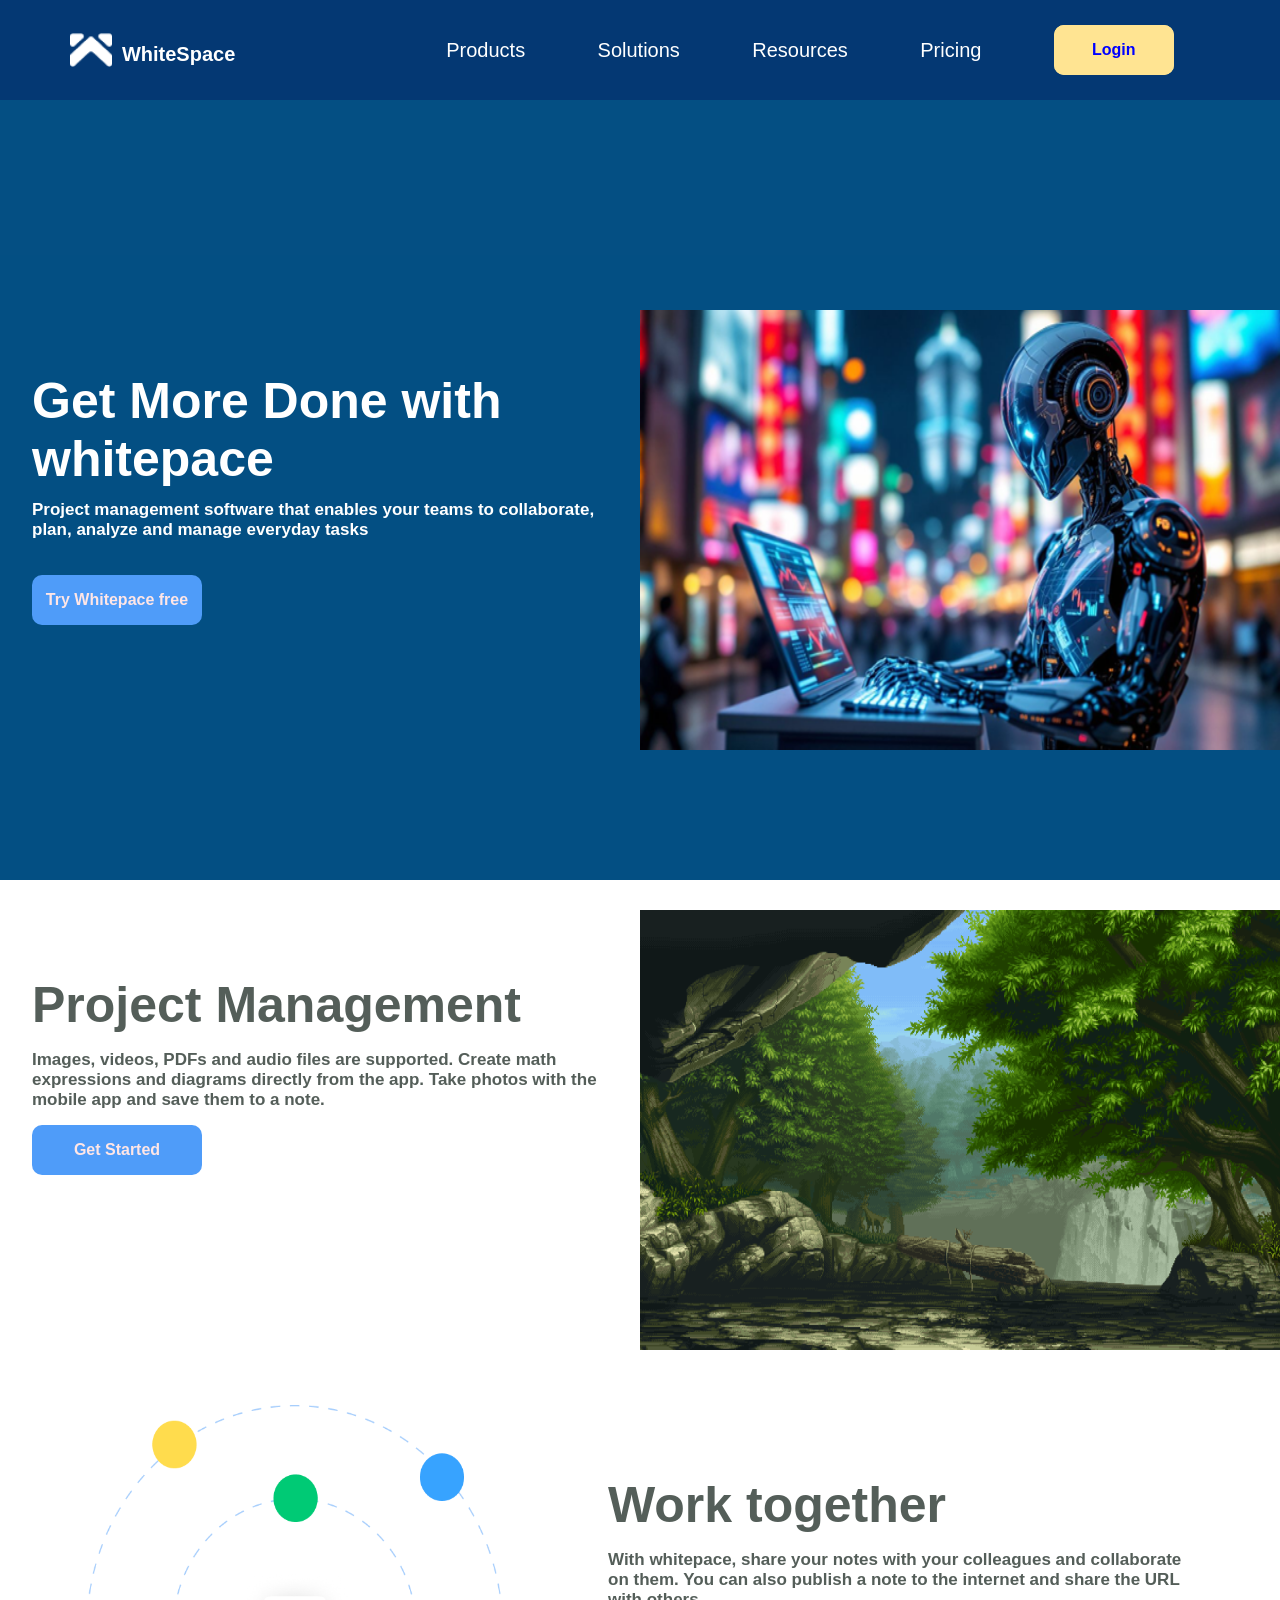
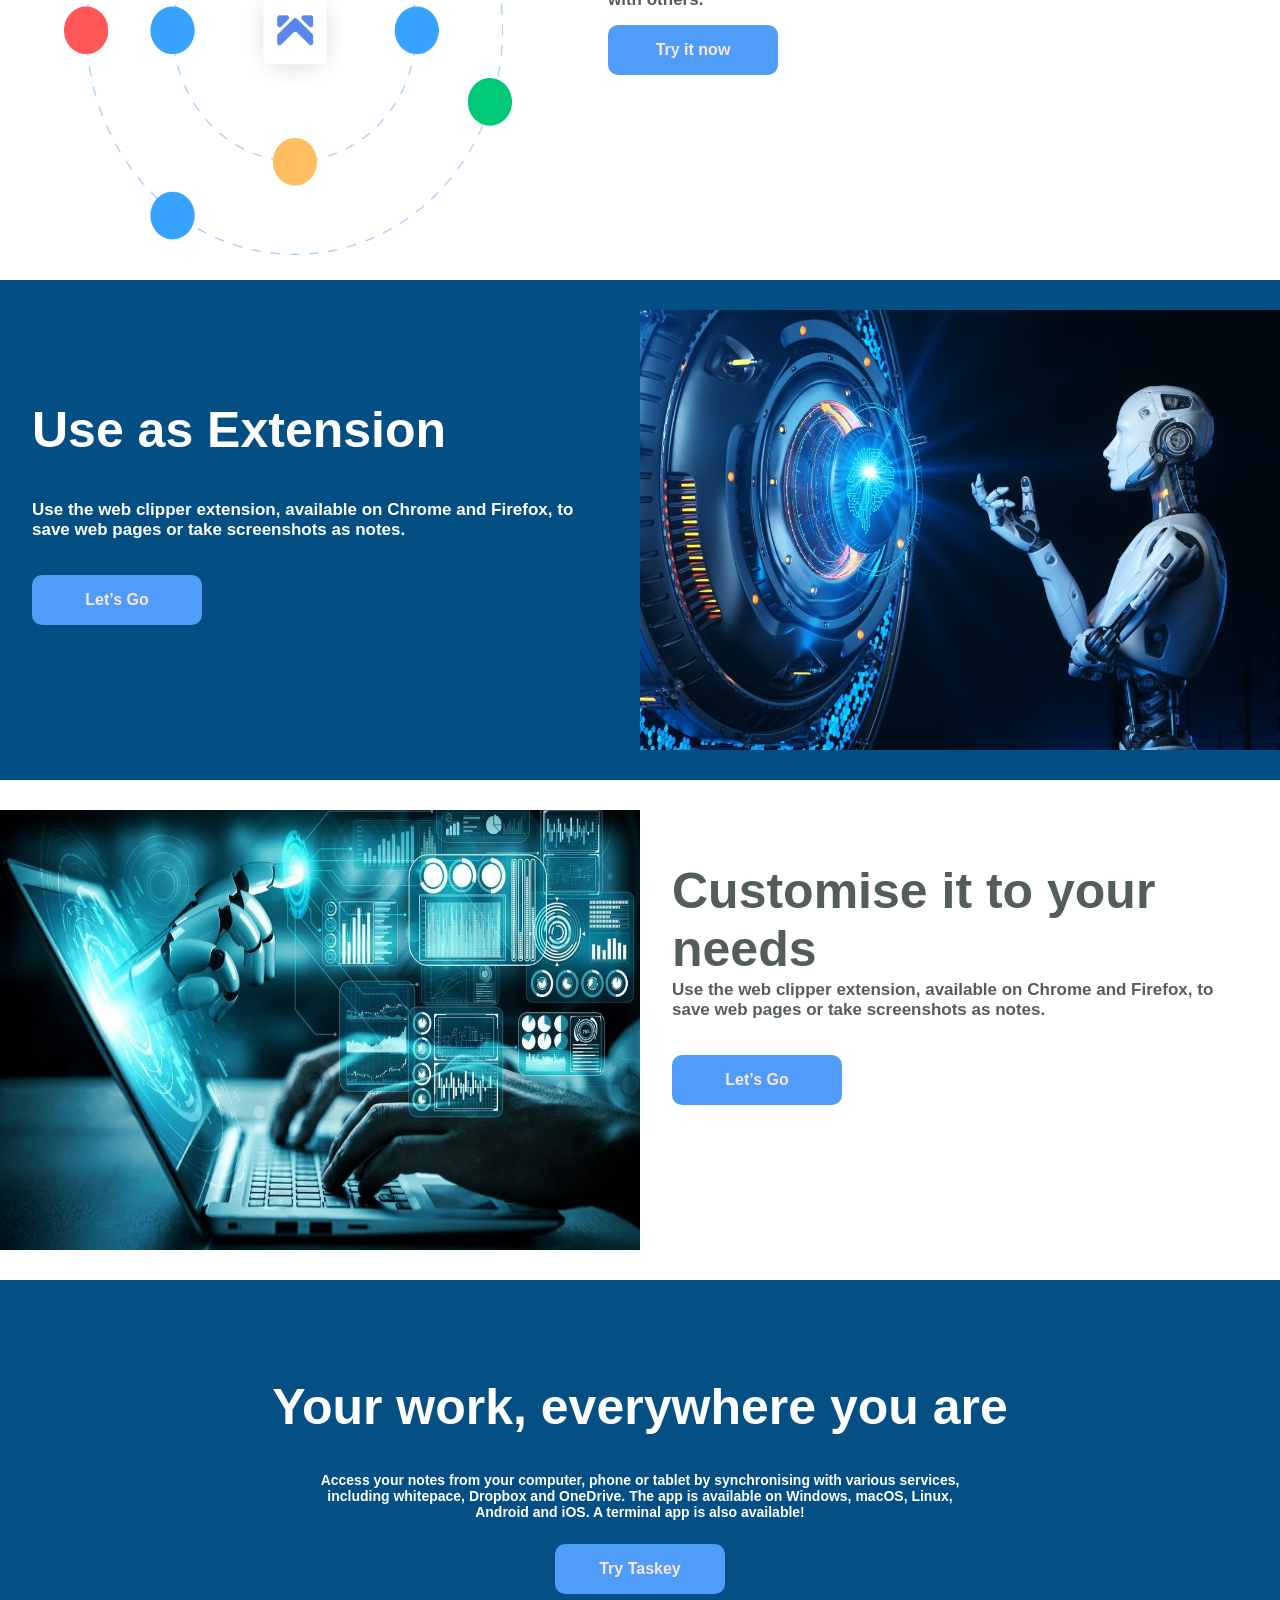
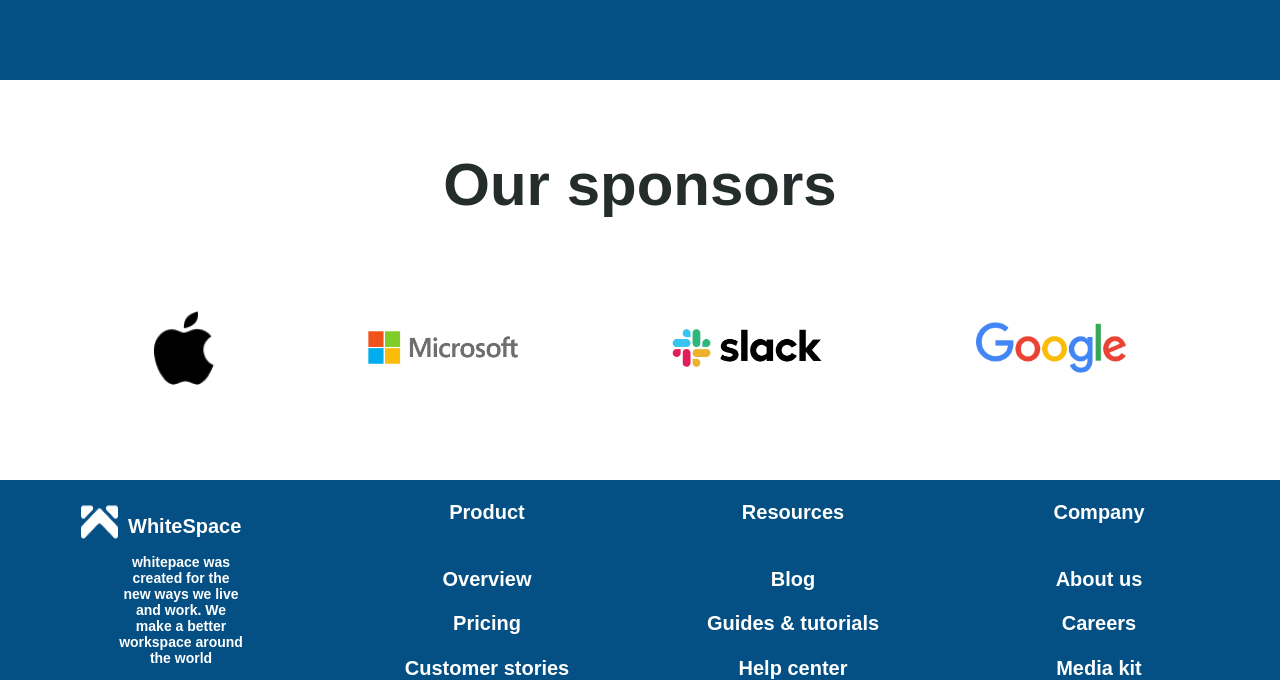
<file: index.html>
<!DOCTYPE html>
<html lang="en">
<head>
    <meta charset="UTF-8">
    <meta name="viewport" content="width=device-width, initial-scale=1.0">
    <title>WhiteSpace</title>
    <link rel="shortcut icon" href="./Logo Icon.png" type="image/x-icon">
    <link rel="stylesheet" href="./style.css">
</head>
<body>
<!-- Navbar--Start--Here -->

 <nav>

    <div class="icon"> 
        
         <img src="./Logo Icon.png" alt="SpaceWhite">

            <b class="t1"> WhiteSpace </b>

         </div>

    <div class="uper-t">

            <a href="./index.html" class="t2"> Products </a>
            <a href="./index.html" class="t2"> Solutions </a>
            <a href="./index.html" class="t2"> Resources </a>
            <a href="./index.html" class="t2"> Pricing </a>
       
        
        <div class="b1">
        <a href="./login.html" class="b1">Login</a>
        </div>
        

    </div>
</nav>
<!-- Navbar--End--Here -->

<div class="main">
    <div class="k1">
        <div class="text-a">Get More Done with whitepace</div>
        <div class="text-b">Project management software that enables your teams to collaborate, plan, analyze and manage everyday tasks</div>
        <div class="f2">
        <a href="./error.html"><div class="b2" > Try Whitepace free</div></a>
        </div>
    </div>
    <div class="k2"><img src="./AI_TRADING_BOT.webp" alt="" width="100%" height="100%" class="i1"></div>
</div>


<div class="main1">
    <div class="k1">
        <div class="t3">Project Management</div>
        <div class="t4">Images, videos, PDFs and audio files are supported. Create math expressions and diagrams directly from the app. Take photos with the mobile app and save them to a note.</div>
        <div class="f2">
        <a href="./index.html"><div class="b2" > Get Started</div></a>
        </div>
    </div>
    <div class="k2"><img src="./2.gif" alt="" width="100%" height="100%" class="i1"></div>
</div>


<div class="main1">
    <div class="k3"><img src="./Work Together Image.png" alt="" class="i3"></div>
    <div class="k1">
        <div class="t3">Work together</div>
        <div class="t4">With whitepace, share your notes with your colleagues and collaborate on them. You can also publish a note to the internet and share the URL with others.</div>
        <div class="f2">
        <a href="./index.html"><div class="b2" > Try it now</div></a>
        </div>
    </div>
</div>



<div class="main2">
    <div class="k1">
        <div class="text-a">Use as Extension</div>
        <div class="text-b">Use the web clipper extension, available on Chrome and Firefox, to save web pages or take screenshots as notes.</div>
        <div class="f2">
        <a href="./error.html"><div class="b2" > Let’s Go </div></a>
        </div>
    </div>
    <div class="k2"><img src="./3.jpg" alt="" width="100%" height="100%" class="i1"></div>
</div>


<div class="main1">
    <div class="k2"><img src="./5.jpg" alt="" width="100%" height="100%" class="i1"></div>
    <div class="k1">
        <div class="t5">Customise it to your needs</div>
        <div class="t4">Use the web clipper extension, available on Chrome and Firefox, to save web pages or take screenshots as notes.</div>
        <div class="f2">
        <a href="./error.html"><div class="b2" > Let’s Go </div></a>
        </div>
    </div>
</div>


<div class="main3">
    <div class="f3">
    <div class="t6">Your work, everywhere you are</div>
    <div class="t7">Access your notes from your computer, phone or tablet by synchronising with various services, including whitepace, Dropbox and OneDrive. The app is available on Windows, macOS, Linux, Android and iOS. A terminal app is also available!</div>
  <div class="f1">
    <a href="./error.html"> <div class="b2">Try Taskey</div> </a>
    </div>
    </div>
</div>

<div class="main4">
    
    <div class="t8">Our sponsors</div>
      <div class="img">
            <div class="i"><img src="./Apple.png" alt="Please your page reload" width="60px" ></div>
            <div class="i"><img src="./Microsoft.png" alt="Please your page reload" width="150px" ></div>
            <div class="i"><img src="./Slack.png" alt="Please your page reload" width="150px" ></div>
            <div class="i"><img src="./Google.png" alt="Please your page reload" width="150px" ></div>
     
  
    </div>
</div>

<div class="main5">

    <div class="list">
        <div class="icon"> <img src="./Logo Icon.png" alt="SpaceWhite"><b class="t1"> WhiteSpace </b></div>
        <div class="t7">whitepace was created for the new ways we live and work. We make a better workspace around the world</div>
   
    </div>

    <div class="list">
        <div class="f4">
            <h1><div class="t9">Product</div></h1>
            <div class="t9">Overview</div>
            <div class="t9">Pricing</div>
            <div class="t9">Customer stories</div>
        </div>

    </div>

    <div class="list">
        <div class="f4">
            <h1><div class="t9">Resources</div></h1>
            <div class="t9">Blog</div>
            <div class="t9">Guides & tutorials</div>
            <div class="t9">Help center</div>
        </div>

    </div>

    <div class="list">
        <div class="f4">
        <h1><div class="t9">Company</div></h1>
            <div class="t9">About us</div>
            <div class="t9">Careers</div>
            <div class="t9">Media kit</div>
        </div>

    </div>

</div>

<div>
</file>
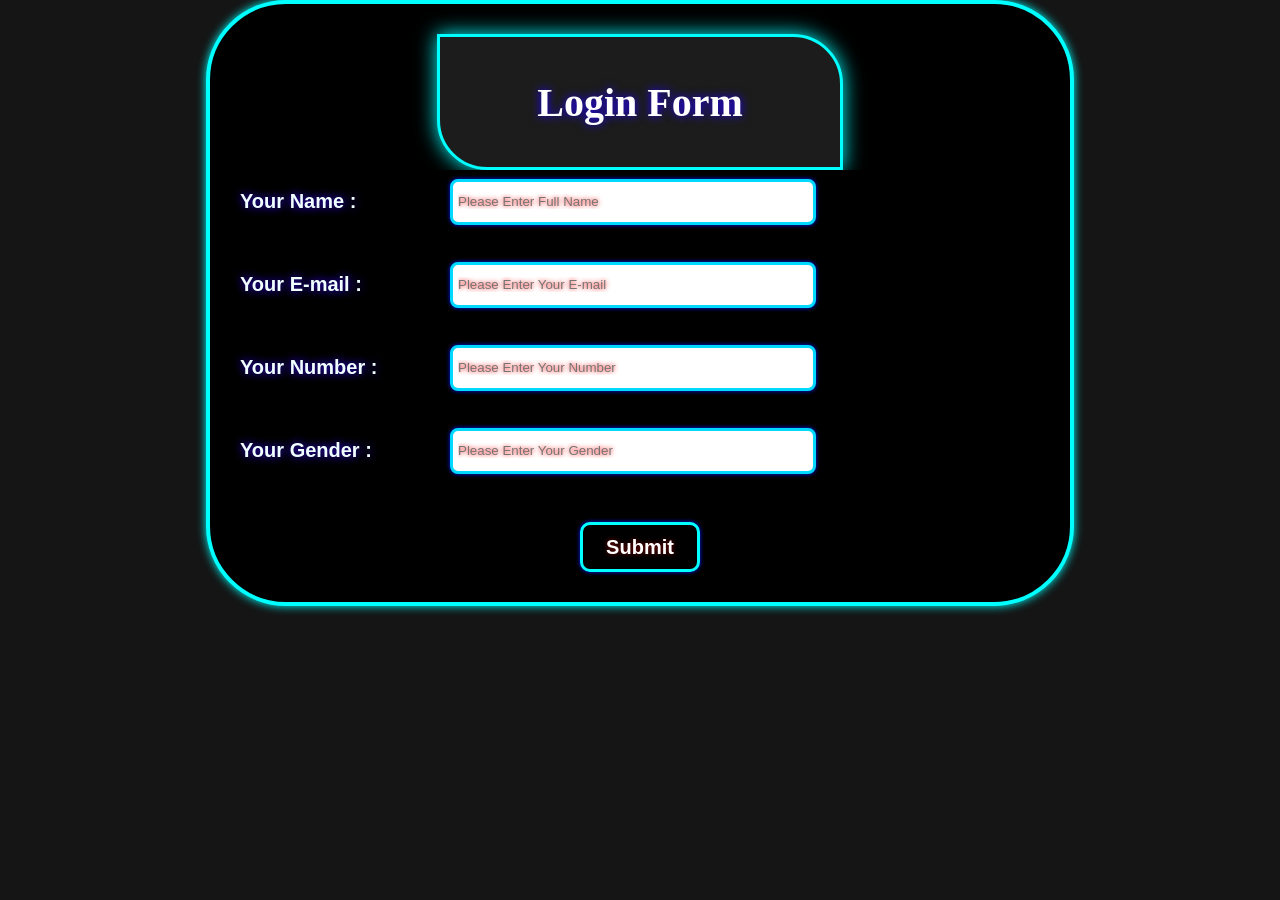
<file: login.html>
<!DOCTYPE html>
<html lang="en">
<head>
    <meta charset="UTF-8">
    <meta name="viewport" content="width=device-width, initial-scale=1.0">
    <title> Login Form</title>
    <style>
        body {
            background-color: rgb(21, 21, 21);
            display: flex;
            flex-direction: column;
            justify-content: center;
            align-items: center;
            margin: 0;
            padding: 0;
        }

        .main {
            width: 90%;
            max-width: 800px;
            height: auto;
            background-color: black;
            display: flex;
            flex-direction: column;
            justify-content: space-evenly;
            align-items: center;
            border: solid;
            border-color: aqua;
            border-width: 4px;
            border-radius: 80px;
            box-shadow: 0px 0px 10px aqua;
            padding: 30px;
        }

        .t1 {
            font-size: 40px;
            font-family: cursive;
            font-weight: bold;
            color: white;
            text-shadow: 0px 0px 10px rgb(34, 0, 255);
        }

        .d1 {
            width: 100%;
            max-width: 400px;
            height: 130px;
            background-color: rgb(28, 28, 28);
            border-bottom-left-radius: 50px;
            border-top-right-radius: 50px;
            display: flex;
            justify-content: center;
            align-items: center;
            border: solid;
            border-color: aqua;
            box-shadow: 0px 0px 20px aqua;
            animation-name: animate;
            animation-duration: 2s;
            animation-iteration-count: infinite;
        }

        .d1:hover {
            background-color: rgb(0, 0, 0);
            transition: 1s;
            border-radius: 0px;
        }

        .form {
            width: 100%;
            height: auto;
            background-color: black;
            display: flex;
            flex-direction: row;
            align-items: center;
            text-shadow: 0px 0px 10px rgb(55, 0, 255);
            margin-bottom: 20px;
        }

        .t2 {
            width: 200px;
            font-size: 20px;
            font-family: Arial, Helvetica, sans-serif;
            font-weight: bold;
            color: azure;
        }

        .name {
            width: 100%;
            max-width: 350px;
            height: 30px;
            border: solid;
            border-color: rgb(0, 217, 255);
            border-radius: 8px;
            box-shadow: 0px 0px 4px rgb(0, 26, 255);
            text-shadow: 0px 0px 5px rgb(255, 0, 0);
            margin-left: 10px;
            padding: 5px;
        }

        .b1 {
            width: 120px;
            height: 50px;
            background-color: black;
            border-radius: 10px;
            color: white;
            font-size: 20px;
            font-weight: bold;
            border: solid;
            border-color: aqua;
            text-shadow: 0px 0px 5px rgba(255, 0, 0, 0.49);
            box-shadow: 0px 0px 4px rgb(0, 26, 255);
            margin-top: 20px;
        }

        .b1:hover {
            box-shadow: 0px 0px 10px rgb(255, 255, 255);
        }
        @keyframes animate {
            0%{
        transform: translateX(20px);
        background-color: rgb(239, 255, 254);
        background-color: rgb(0, 0, 0);
            transition: 1s;
            border-bottom-right-radius: 50px;
            border-top-right-radius: 0px;
            border-top-left-radius: 50px;
            border-bottom-left-radius: 0px;
            }
    
    50%{
        transform: translateX(90px);
        background-color: rgb(0, 255, 200);
        background-color: rgb(0, 0, 0);
            
            transition: 1s;
            border-bottom-right-radius: 0px;
            border-top-right-radius: 50px;
            border-top-left-radius: 0px;
            border-bottom-left-radius: 50px;
                }
    100%{
        transform: translateX(20px);
        background-color: rgb(0, 0, 0);
            
            transition: 1s;
            border-bottom-right-radius: 50px;
            border-top-right-radius: 0px;
            border-top-left-radius: 50px;
            border-bottom-left-radius: 0px;
            background-color: black;
    }
}

        /* Media Queries for Responsiveness */
        @media screen and (max-width: 768px) {
            .main {
                width: 90%;
                padding: 20px;
            }

            .t1 {
                font-size: 35px;
            }

            .form {
                flex-direction: column;
                align-items: flex-start;
                width: 100%;
            }

            .t2 {
                font-size: 18px;
                margin-bottom: 10px;
            }

            .name {
                width: 100%;
                margin-top: 10px;
                padding: 10px;
            }

            .b1 {
                width: 100%;
                margin-top: 15px;
            }

            .d1 {
                max-width: 300px;
                height: 120px;
                animation-duration: 2.5s; /* Slower animation on smaller screens */
            }
        }

        @media screen and (max-width: 480px) {
            .t1 {
                font-size: 28px;
            }

            .t2 {
                font-size: 16px;
            }

            .name {
                width: 100%;
                padding: 10px;
            }

            .b1 {
                width: 100%;
                height: 45px;
                font-size: 18px;
            }

            .d1 {
                max-width: 250px;
                height: 100px;
                animation-duration: 3s; /* Slower animation for smaller screens */
            }
        }
    </style>
</head>
<body>
    <div class="main">
        <div class="d1">
            <center> <h1 class="t1"> Login Form</h1></center>
        </div>
        <div class="form">
            <p class="t2"> Your Name :</p>
            <input type="text" placeholder="Please Enter Full Name" class="name">
        </div>
        <div class="form">
            <p class="t2"> Your E-mail :</p>
            <input type="text" placeholder="Please Enter Your E-mail" class="name">
        </div>
        <div class="form">
            <p class="t2"> Your Number :</p>
            <input type="text" placeholder="Please Enter Your Number" class="name">
        </div>
        <div class="form">
            <p class="t2"> Your Gender :</p>
            <input type="text" placeholder="Please Enter Your Gender" class="name">
        </div>
        <a href="thanks.html">
            <button class="b1">Submit</button>
        </a>
    </div>
</body>
</html>
</file>
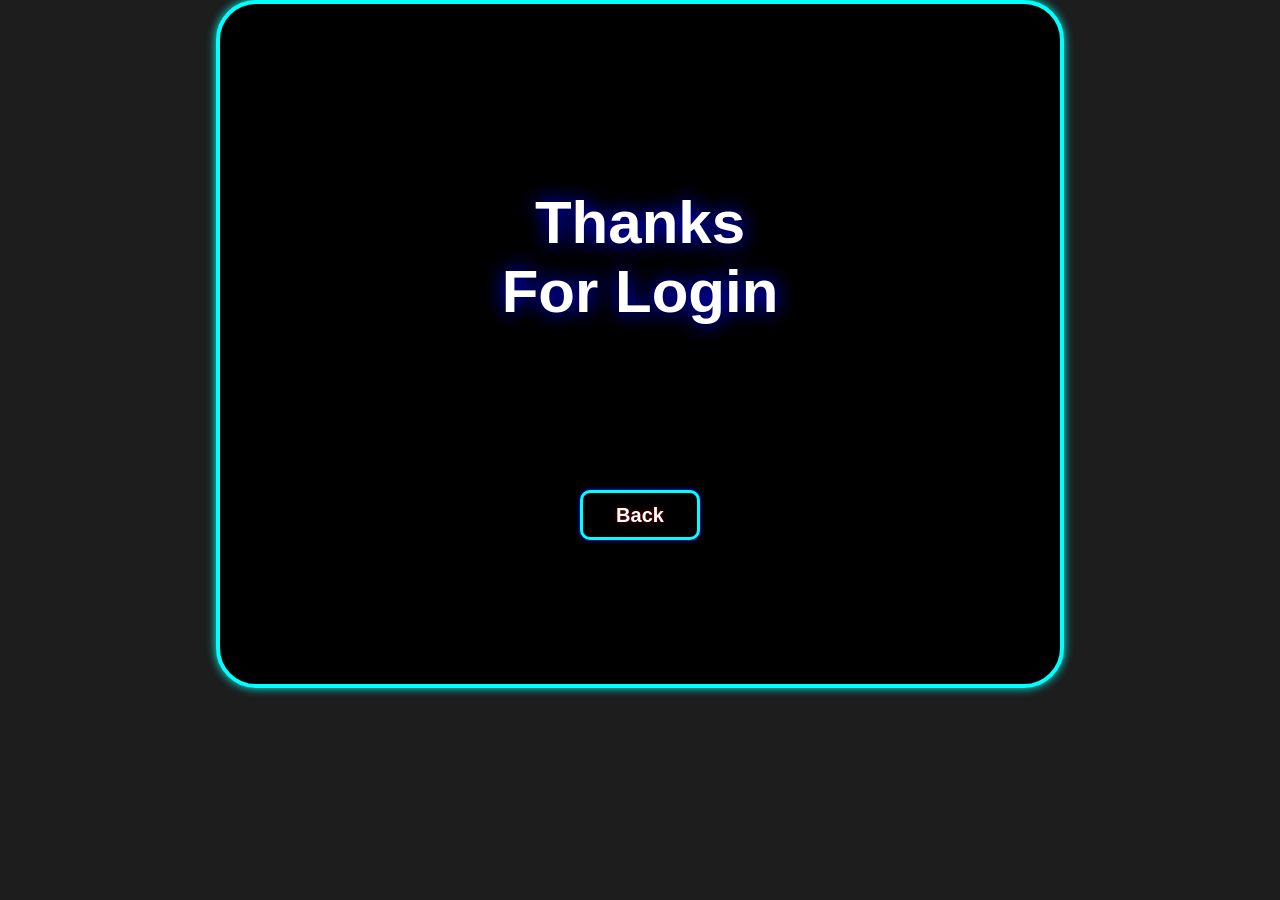
<file: thanks.html>
<!DOCTYPE html>
<html lang="en">
<head>
    <meta charset="UTF-8">
    <meta name="viewport" content="width=device-width, initial-scale=1.0">
    <title>Thanks</title>
    <style>
        body {
            width: 100%;
            background-color: rgb(29, 29, 29);
            display: flex;
            flex-direction: row;
            justify-content: center;
            align-items: center;
            margin: 0;
            padding: 0;
        }

        .d {
            width: 90%;
            max-width: 800px;
            height: 640px;
            background-color: black;
            display: flex;
            flex-direction: column;
            justify-content: space-evenly;
            align-items: center;
            border: solid;
            border-radius: 40px;
            border-color: aqua;
            border-width: 4px;
            box-shadow: 0px 0px 10px rgb(0, 255, 242);
            font-size: 30px;
            font-family: Arial, Helvetica, sans-serif;
            font-weight: bold;
            color: white;
            text-shadow: 0px 0px 20px blue;
            animation-name: animate;
            animation-duration: 2s;
            animation-iteration-count: infinite;
            padding: 20px;
        }

        .b1 {
            width: 120px;
            height: 50px;
            background-color: black;
            border-radius: 10px;
            color: white;
            font-size: 20px;
            font-weight: bold;
            border: solid;
            border-color: aqua;
            text-shadow: 0px 0px 5px rgba(255, 0, 0, 0.49);
            box-shadow: 0px 0px 04px rgb(0, 26, 255);
        }

        .b1:hover {
            box-shadow: 0px 0px 10px rgb(255, 255, 255);
        }

        /* Media Queries for Responsiveness */
        @media screen and (max-width: 768px) {
            .d {
                height: 500px;
                font-size: 24px;
                padding: 15px;
            }

            .b1 {
                width: 100px;
                height: 45px;
                font-size: 18px;
            }
        }

        @media screen and (max-width: 480px) {
            .d {
                height: 400px;
                font-size: 18px;
                padding: 10px;
            }

            .b1 {
                width: 80px;
                height: 40px;
                font-size: 16px;
            }
        }
    </style>
</head>
<body>
    <div class="d">
        <center><h1>Thanks <br> For Login</h1></center>
        <a href="index.html">
            <button class="b1">Back</button>
        </a>
    </div>
</body>
</html>
</file>
<file: style.css>
body{
    margin: 0px;
    padding: 0px;
    background-color: aqua;
}
nav{
    width: 100%;
    height: 100px;
    background-color: rgb(4, 56, 115);
    display: flex;
    flex-direction: row;
    justify-content: space-around;
    align-items: center;
    position: fixed;
}
.icon{
    width: 200px;
    height: 34px;
    display: flex;
    flex-direction: row;
    justify-content: space-evenly;
}
.t1{
    width: 191px;
    height: 34px;
    font-size: 20px;
    padding-top: 10px;
    padding-left: 10px;
    display: flex;
    flex-direction: row;
    justify-content: space-between;
    align-content: center;
    color: rgb(255, 255, 255);
    font-family: Arial, Helvetica, sans-serif;
}
.uper-t{
    width: 800px;
    height: 90px;
    display: flex;
    flex-direction: row;
    justify-content: space-around;
    align-items: center;
}
.t2{
    color: white;
    font-size: 20px;

}
a{
    text-decoration: none;
    font-family: Arial, Helvetica, sans-serif;
}
.f1{
    width: 220px;
    height: 90px;
    display: flex;
    flex-direction: row;
    justify-content: space-evenly;
    align-items: center;
}
.b1{
    width:  120px;
    height: 50px;
    background-color: rgb(255,228,146);
    display: flex;
    flex-direction: row;
    justify-content: space-evenly;
    align-items: center;
    font-weight: bold;
    border-radius: 10px;
    color: blue;
}
.main{
    width: 100%;
    height: 700px;
    background-color: rgba(4, 56, 115, 0.884);
    display: flex;
    flex-direction: row;
    justify-content: space-evenly;
    align-items: center;
    padding-top: 180px;
}
.k1{
    width: 50%;
    height: 340px;
    display: flex;
    flex-direction: column;
    align-items: center;
}
.k2{
    width: 50%;
    height: 440px;  
}
.text-a{
    width: 90%;
    height: 140px;
    font-size: 50px;
    font-weight: bold;
    font-family: Arial, Helvetica, sans-serif ;
    color: white;
    display: flex;
    flex-direction: row;
    align-items: center;
}
.text-b{
    width: 90%;
    height: 50px;
    font-size: 17px;
    font-weight: bold;
    font-family: Arial, Helvetica, sans-serif;
    color: white;    
}
.f2{
    width: 90%;
    height: 100px;
    display: flex;
    flex-direction: row;
    align-items: center;
}
.b2{
    width:  170px;
    height: 50px;
    background-color:rgb(79,156,249);
    display: flex;
    flex-direction: row;
    justify-content: space-evenly;
    align-items: center;
    font-weight: bold;
    border-radius: 10px;
    color: rgb(255, 230, 230);
    font-family: Arial, Helvetica, sans-serif;
}
.main1{
    width: 100%;
    height: 500px;
    background-color: rgb(255, 255, 255);
    display: flex;
    flex-direction: row;
    justify-content: space-evenly;
    align-items: center;
}
.t3{
    width: 90%;
    height: 90px;
    font-size: 50px;
    font-weight: bold;
    font-family: Arial, Helvetica, sans-serif ;
    color: rgba(47, 59, 54, 0.822);
    display: flex;
    flex-direction: row;
    align-items: center;
}
.t4{
    width: 90%;
    height: 50px;
    font-size: 17px;
    font-weight: bold;
    font-family: Arial, Helvetica, sans-serif;
    color: rgba(47, 59, 54, 0.822);
}
.k3{
    width: 35%;
    height: 450px;  
    display: flex;
    flex-direction: row;
    justify-content: space-evenly;
}
.i3{
    width: 100%;
}
.main2{
    width: 100%;
    height: 500px;
    background-color:  rgba(4, 56, 115, 0.884);
    display: flex;
    flex-direction: row;
    justify-content: space-evenly;
    align-items: center;
}
.t5{
    width: 90%;
    height: 120px;
    font-size: 50px;
    font-weight: bold;
    font-family: Arial, Helvetica, sans-serif ;
    color: rgba(47, 59, 54, 0.822);
    display: flex;
    flex-direction: row;
    align-items: center;
}
.main3{
    width: 100%;
    height: 400px;
    background-color: rgb(4,79,131);
    display: flex;
    flex-direction: column;
    justify-content: space-evenly;
    align-items: center;
}
.f3{
    width: 100%;
    height: 250px;
    display: flex;
    flex-direction: column;
    justify-content: space-evenly;
    align-items: center;
}
.t6{
    width: 100%;
    height: 130px;
    font-size: 50px;
    font-family: Arial, Helvetica, sans-serif;
    font-weight: bold;
    display: flex;
    flex-direction: row;
    justify-content: space-evenly;
    align-items: center;
    color: white;
}
.t7{
    width: 65%;
    height: 90px;
    display: flex;
    flex-direction: row;
    justify-content: space-evenly;
    align-items: center;
    text-align: center;
    font-size: 14px;
    font-weight: bold;
    font-family: Arial, Helvetica, sans-serif;
    color: white;
}
.main4{
    width: 100%;
    height: 400px;
    background-color: white;
    display: flex;
    flex-direction: column;
    justify-content: space-evenly;
    align-items: center;
}
.img{
    width: 100%;
    height: 120px;
    display: flex;
    flex-direction: row;
    justify-content: space-evenly;
    align-items: center;
}
.t8{
    font-size: 60px;
    font-family: Arial, Helvetica, sans-serif;
    font-weight: bold;
    color: rgb(37, 44, 44);
}
.main5{
    width: 100%;
    height: 200px;
    background-color: rgb(4,79,131);
    display: flex;
    flex-direction: row;
    justify-content: space-evenly;
    align-items: end;
}
.list{
    width: 250px;
    height: 200px;
    display: flex;
    flex-direction: column;
    justify-content: space-evenly;
    align-items: center;
}

.t7{
    width: 50%;
}
.t9{
    font-size: 20px;
    font-weight: bold;
    font-family: Arial, Helvetica, sans-serif;
    color: white;
}
.f4{
    width: 100%;
    height: 200px;
    display: flex;
    flex-direction: column;
    justify-content: space-between;
    align-items: center;
}









@media screen and (max-width:560px) {
    .i1{
        width: 280px;
        height: 350px;
    }
    .i3{
        width: 280px;
        height: 350px;
    }

}
@media screen and (max-width: 1125px) {
.main5{
    width: 100%;
    height: 1000px;
    display: flex;
    flex-direction: column;
    justify-content: space-evenly;
    align-items: center;

    }
.main{
    width: 100%;
    height: 700px;
    display: flex;
    flex-direction: column;
}
.main1{
    width: 100%;
    height: 1000px;
    display: flex;
    flex-direction: column;
}
.main2{
    width: 100%;
    height: 1000px;
    display: flex;
    flex-direction: column;
}
.main3{
    width: 100%;
    height: 500px;
}
.t4{
    width: 100%;
    height: 300px;
}
.i3{
    width: 100%;
    height: 350px;
}
.f2{
    width: 100%;
}
.t7{
    width: 80%;
    height: 100%;
}
.t5{
    width: 100%;
    height: 300px;
}
.img{
    width: 100%;
    height: 1000px;
    display: flex;
    flex-direction: column;
}
.t6{
    height: 300px;
    text-align: center;
}
.t7{
    height: 400px;
}
.t3{
    width: 100%;
    height: 150px;
}

.k1{
    height: 400px;
}
}
@media screen and (max-width: 897px) {
    .f1{
        width: 150px;
    }
    .k1{
        height: 400px;
    }
    .text-a{
        width: 100%;
        height: 200px;
    }
    .text-b{
        width: 100%;
        height: 100px;
    }
}
@media screen and (max-width: 900px) {
    nav{
        height: 500px;
        display: flex;
        flex-direction: column;
        align-items: start;
        position: relative;
    }
    .icon{
        width: 265px;
        display: flex;
        flex-direction: row;
        justify-content: end;
        align-items: end;
    }
    .t1{
        display: flex;
        flex-direction: row;
        align-self: center;
    }
    .uper-t{
        width: 250px;
        height: 300px;
        display: flex;
        flex-direction: column;
    }
    .main{
        width: 100%;
        height: 900px;
        padding-top: 30px;
    }

}
@media screen and (max-width: 469px) {
    .main{
        width: 100%;
    }
}
</file>
